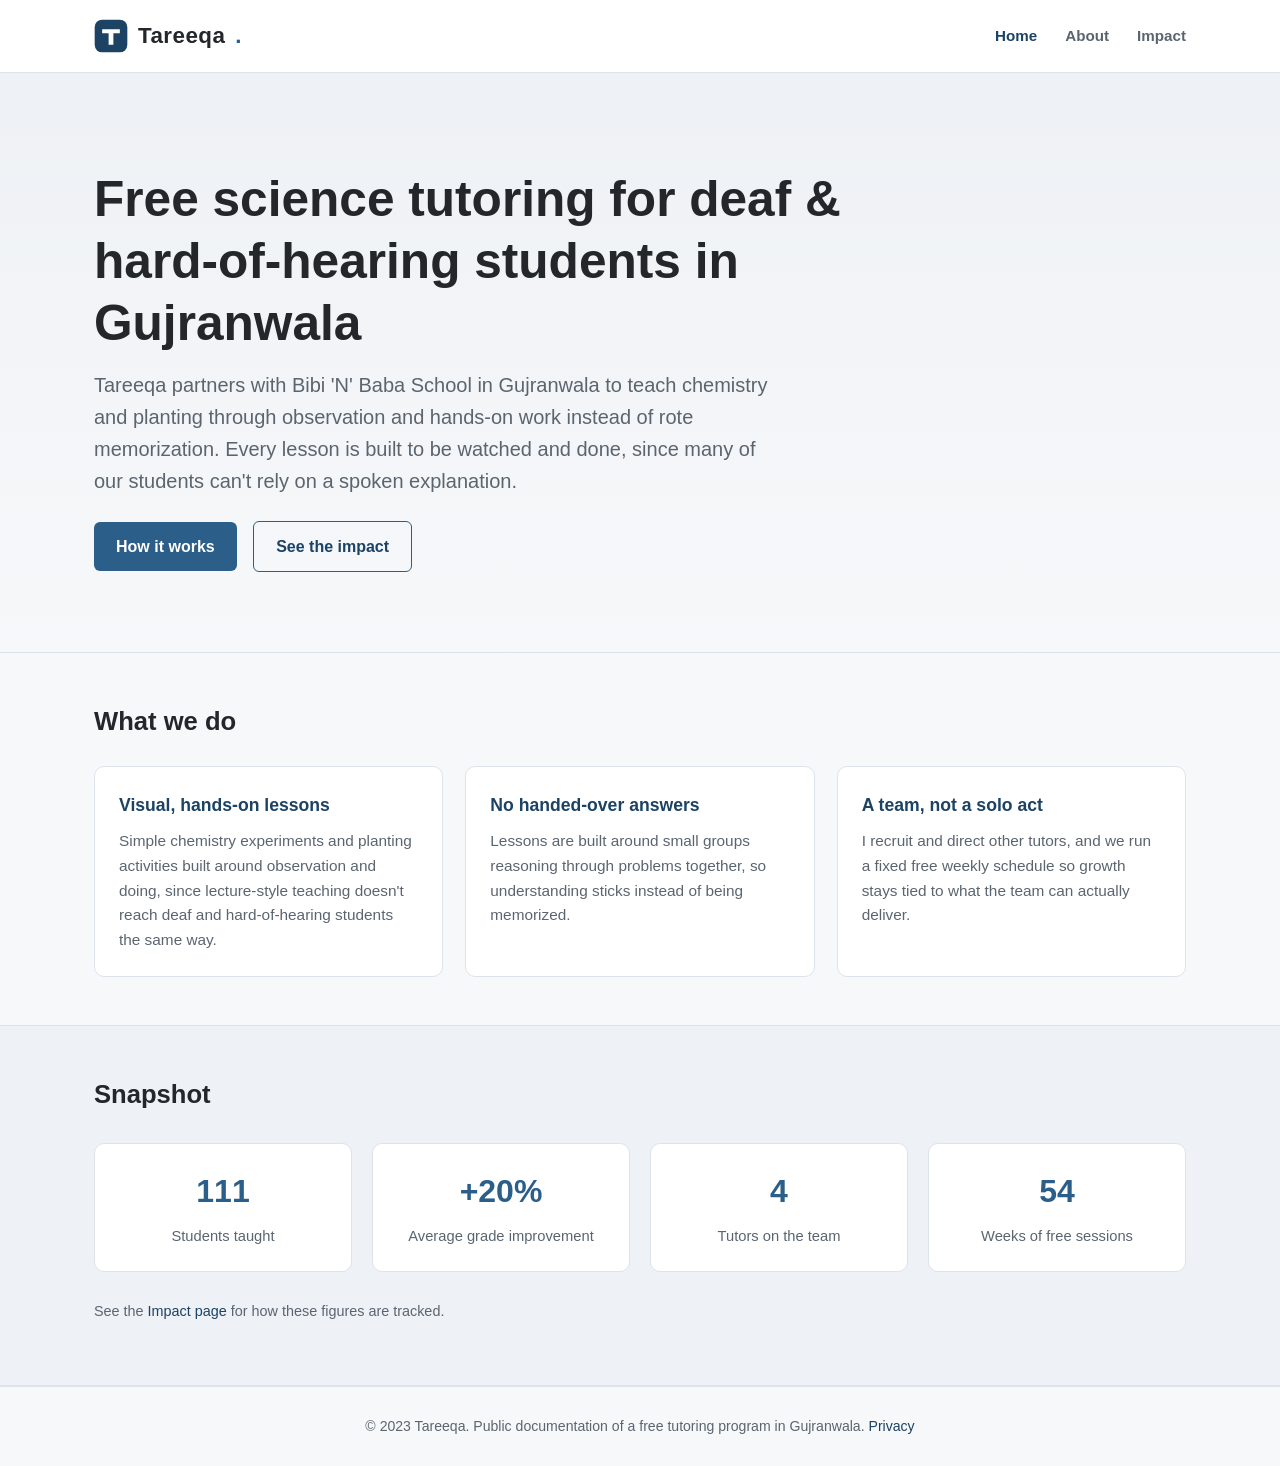
<file: index.html>
<!DOCTYPE html>
<html lang="en">
<head>
<meta charset="UTF-8">
<meta name="viewport" content="width=device-width, initial-scale=1.0">
<title>Tareeqa | Free Science Tutoring for Deaf Students</title>
<meta name="description" content="Tareeqa is a free science tutoring program for deaf and hard-of-hearing students in Gujranwala, teaching chemistry and planting through visual, hands-on lessons.">
<link rel="canonical" href="https://tareeqa.site/">
<link rel="stylesheet" href="/css/style.css?v=2">
<link rel="icon" type="image/svg+xml" href="/assets/logo.svg">

<meta property="og:type" content="website">
<meta property="og:title" content="Tareeqa | Free Science Tutoring for Deaf Students">
<meta property="og:description" content="Free science tutoring program for deaf and hard-of-hearing students in Gujranwala, teaching chemistry and planting through visual, hands-on lessons.">
<meta property="og:url" content="https://tareeqa.site/">
<meta property="og:image" content="https://tareeqa.site/assets/og-image.png">
<meta name="twitter:card" content="summary_large_image">

<script type="application/ld+json">
{
  "@context": "https://schema.org",
  "@type": "EducationalOrganization",
  "name": "Tareeqa",
  "url": "https://tareeqa.site/",
  "logo": "https://tareeqa.site/assets/logo.svg",
  "description": "Free science tutoring program for deaf and hard-of-hearing students in Gujranwala, Pakistan, teaching chemistry and planting through visual, hands-on lessons.",
  "founder": {
    "@type": "Person",
    "name": "Waleed Ahmed Syed"
  },
  "foundingDate": "2023-06",
  "address": {
    "@type": "PostalAddress",
    "addressLocality": "Gujranwala",
    "addressCountry": "PK"
  }
}
</script>
</head>
<body>

<header class="site-header">
  <nav class="nav">
    <div class="brand"><img src="/assets/logo.svg" alt="Tareeqa logo">Tareeqa<span>.</span></div>
    <div class="nav-links">
      <a href="/" class="active">Home</a>
      <a href="/about/">About</a>
      <a href="/impact/">Impact</a>
    </div>
  </nav>
</header>

<section class="hero">
  <div class="wrap">
    <h1>Free science tutoring for deaf &amp; hard-of-hearing students in Gujranwala</h1>
    <p class="lede">Tareeqa partners with Bibi 'N' Baba School in Gujranwala to teach chemistry and planting through observation and hands-on work instead of rote memorization. Every lesson is built to be watched and done, since many of our students can't rely on a spoken explanation.</p>
    <div class="hero-actions">
      <a href="/about/">How it works</a>
      <a href="/impact/" class="secondary">See the impact</a>
    </div>
  </div>
</section>

<section>
  <div class="wrap">
    <h2>What we do</h2>
    <div class="card-grid">
      <div class="card">
        <h3>Visual, hands-on lessons</h3>
        <p>Simple chemistry experiments and planting activities built around observation and doing, since lecture-style teaching doesn't reach deaf and hard-of-hearing students the same way.</p>
      </div>
      <div class="card">
        <h3>No handed-over answers</h3>
        <p>Lessons are built around small groups reasoning through problems together, so understanding sticks instead of being memorized.</p>
      </div>
      <div class="card">
        <h3>A team, not a solo act</h3>
        <p>I recruit and direct other tutors, and we run a fixed free weekly schedule so growth stays tied to what the team can actually deliver.</p>
      </div>
    </div>
  </div>
</section>

<section class="alt">
  <div class="wrap">
    <h2>Snapshot</h2>
    <div class="stats">
      <div class="stat-card">
        <span class="num">111</span>
        <span class="label">Students taught</span>
      </div>
      <div class="stat-card">
        <span class="num">+20%</span>
        <span class="label">Average grade improvement</span>
      </div>
      <div class="stat-card">
        <span class="num">4</span>
        <span class="label">Tutors on the team</span>
      </div>
      <div class="stat-card">
        <span class="num">54</span>
        <span class="label">Weeks of free sessions</span>
      </div>
    </div>
    <p style="color:var(--ink-soft); font-size:0.9rem;">See the <a href="/impact/">Impact page</a> for how these figures are tracked.</p>
  </div>
</section>

<footer class="site-footer">
  <div class="wrap">
    &copy; 2023 Tareeqa. Public documentation of a free tutoring program in Gujranwala. <a href="/privacy/">Privacy</a>
  </div>
</footer>

</body>
</html>
</file>
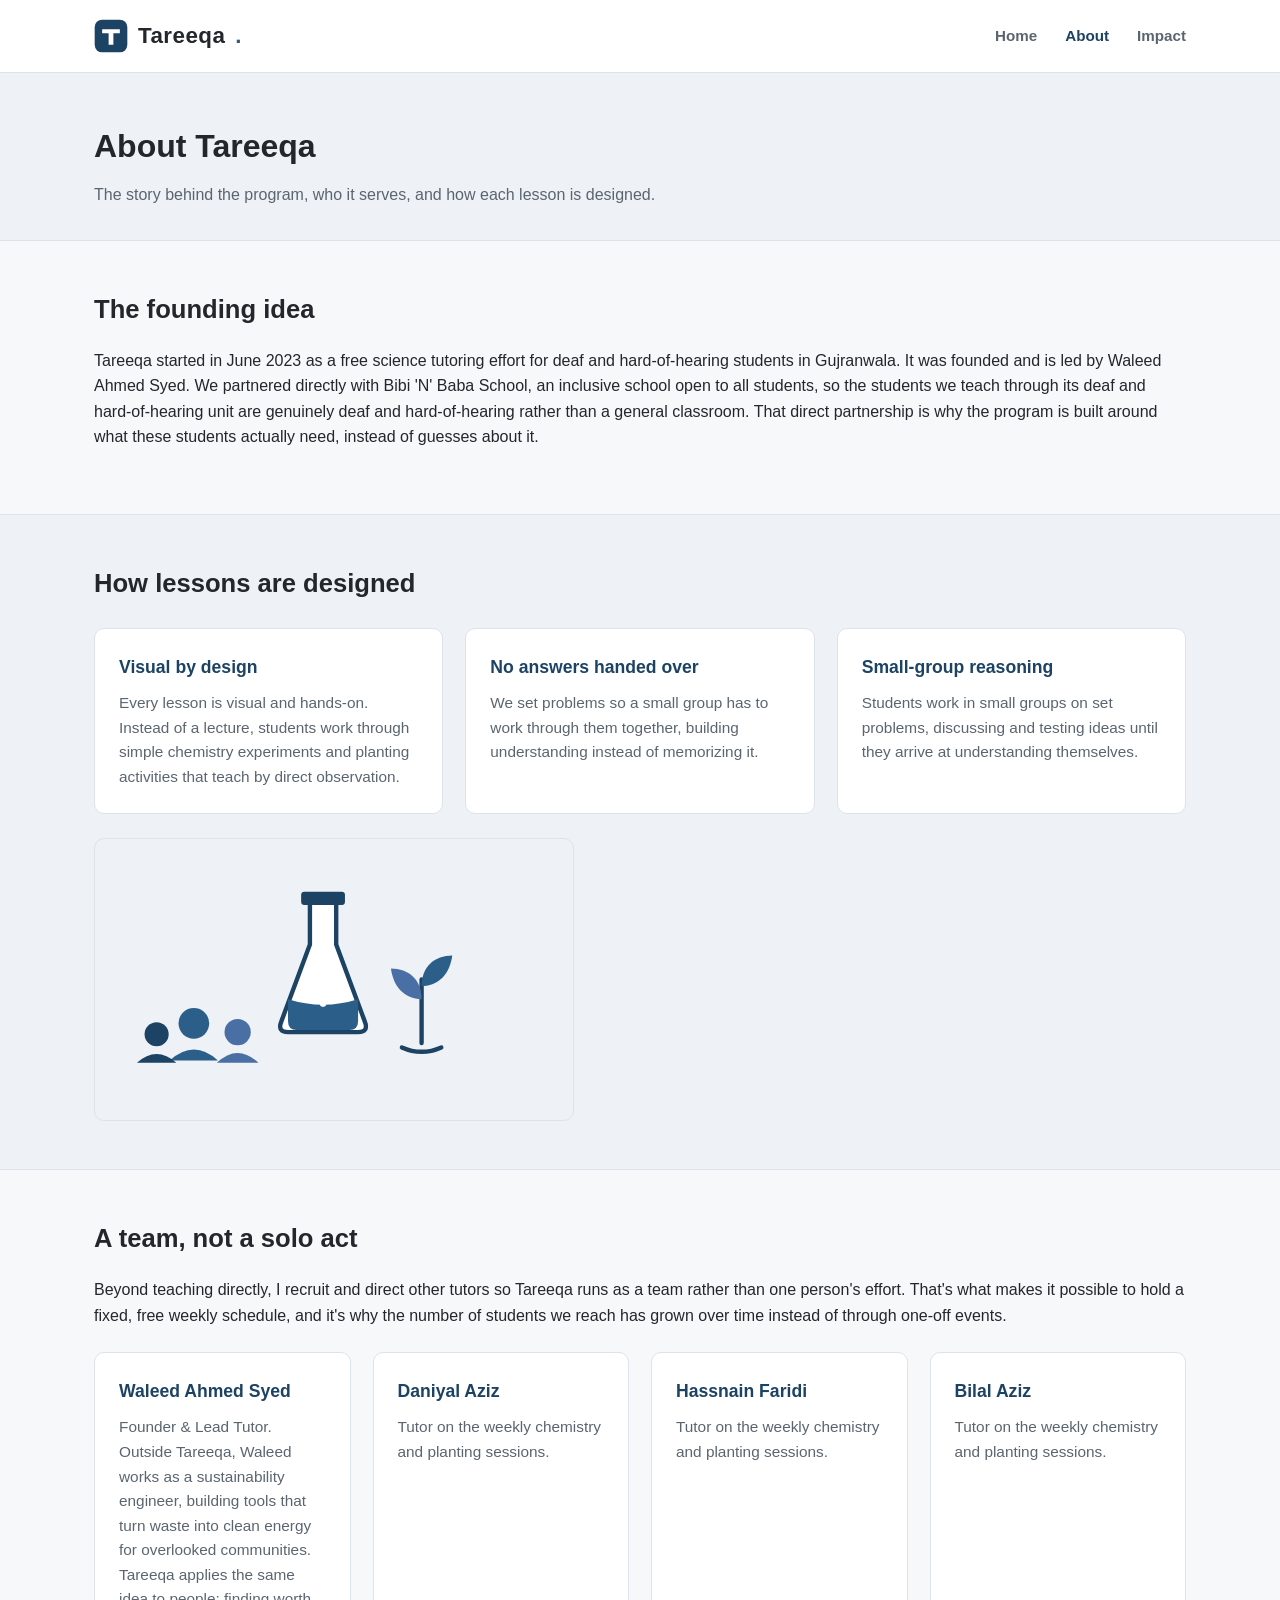
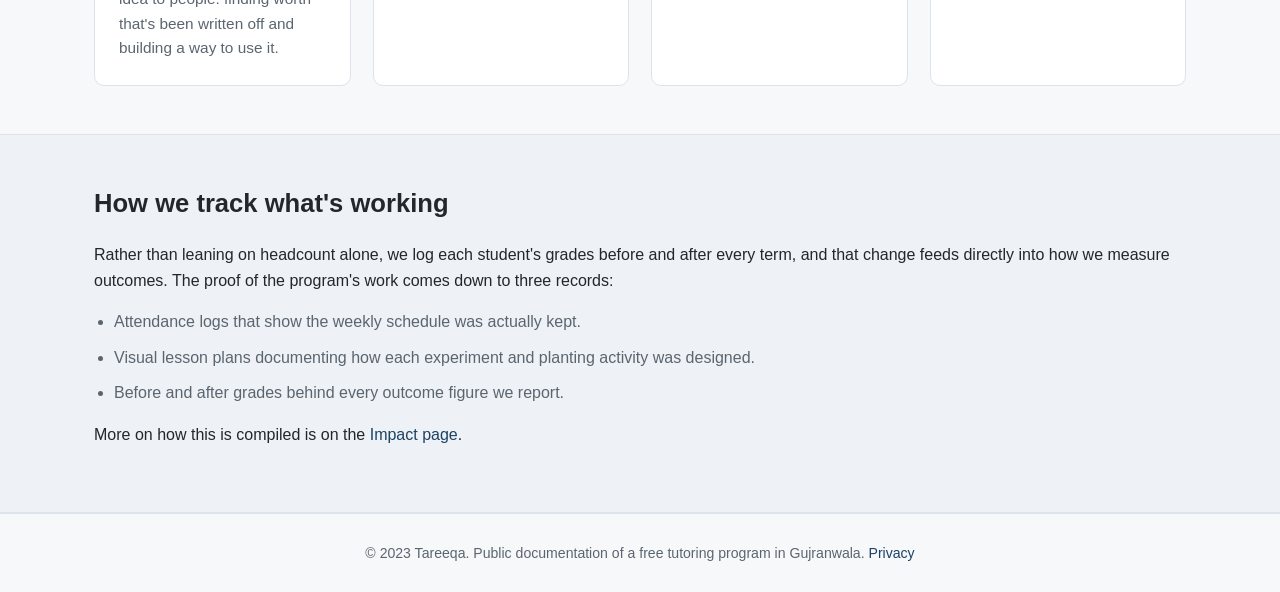
<file: about/index.html>
<!DOCTYPE html>
<html lang="en">
<head>
<meta charset="UTF-8">
<meta name="viewport" content="width=device-width, initial-scale=1.0">
<title>About | Tareeqa</title>
<meta name="description" content="How Tareeqa works: partnering with Bibi 'N' Baba School, designing visual hands-on chemistry and planting lessons, and running the program as a team of tutors.">
<link rel="canonical" href="https://tareeqa.site/about/">
<link rel="stylesheet" href="/css/style.css?v=2">
<link rel="icon" type="image/svg+xml" href="/assets/logo.svg">

<meta property="og:type" content="website">
<meta property="og:title" content="About | Tareeqa">
<meta property="og:description" content="How Tareeqa works: partnering with Bibi 'N' Baba School, designing visual hands-on chemistry and planting lessons, and running the program as a team of tutors.">
<meta property="og:url" content="https://tareeqa.site/about/">
<meta property="og:image" content="https://tareeqa.site/assets/og-image.png">
<meta name="twitter:card" content="summary_large_image">

<script type="application/ld+json">
{
  "@context": "https://schema.org",
  "@type": "EducationalOrganization",
  "name": "Tareeqa",
  "url": "https://tareeqa.site/",
  "logo": "https://tareeqa.site/assets/logo.svg",
  "description": "Free science tutoring program for deaf and hard-of-hearing students in Gujranwala, Pakistan, teaching chemistry and planting through visual, hands-on lessons.",
  "founder": {
    "@type": "Person",
    "name": "Waleed Ahmed Syed"
  },
  "foundingDate": "2023-06",
  "address": {
    "@type": "PostalAddress",
    "addressLocality": "Gujranwala",
    "addressCountry": "PK"
  }
}
</script>
</head>
<body>

<header class="site-header">
  <nav class="nav">
    <div class="brand"><img src="/assets/logo.svg" alt="Tareeqa logo">Tareeqa<span>.</span></div>
    <div class="nav-links">
      <a href="/">Home</a>
      <a href="/about/" class="active">About</a>
      <a href="/impact/">Impact</a>
    </div>
  </nav>
</header>

<div class="page-header">
  <div class="wrap">
    <h1>About Tareeqa</h1>
    <p>The story behind the program, who it serves, and how each lesson is designed.</p>
  </div>
</div>

<section>
  <div class="wrap">
    <h2>The founding idea</h2>
    <p>Tareeqa started in June 2023 as a free science tutoring effort for deaf and hard-of-hearing students in Gujranwala. It was founded and is led by Waleed Ahmed Syed. We partnered directly with Bibi 'N' Baba School, an inclusive school open to all students, so the students we teach through its deaf and hard-of-hearing unit are genuinely deaf and hard-of-hearing rather than a general classroom. That direct partnership is why the program is built around what these students actually need, instead of guesses about it.</p>
  </div>
</section>

<section class="alt">
  <div class="wrap">
    <h2>How lessons are designed</h2>
    <div class="card-grid">
      <div class="card">
        <h3>Visual by design</h3>
        <p>Every lesson is visual and hands-on. Instead of a lecture, students work through simple chemistry experiments and planting activities that teach by direct observation.</p>
      </div>
      <div class="card">
        <h3>No answers handed over</h3>
        <p>We set problems so a small group has to work through them together, building understanding instead of memorizing it.</p>
      </div>
      <div class="card">
        <h3>Small-group reasoning</h3>
        <p>Students work in small groups on set problems, discussing and testing ideas until they arrive at understanding themselves.</p>
      </div>
    </div>
    <div class="illustration-box" style="margin-top:24px;">
      <img src="/assets/lesson-illustration.svg" alt="Illustration of a hands-on chemistry and planting lesson">
    </div>
  </div>
</section>

<section>
  <div class="wrap">
    <h2>A team, not a solo act</h2>
    <p>Beyond teaching directly, I recruit and direct other tutors so Tareeqa runs as a team rather than one person's effort. That's what makes it possible to hold a fixed, free weekly schedule, and it's why the number of students we reach has grown over time instead of through one-off events.</p>
    <div class="card-grid" style="margin-top:24px;">
      <div class="card">
        <h3>Waleed Ahmed Syed</h3>
        <p>Founder &amp; Lead Tutor. Outside Tareeqa, Waleed works as a sustainability engineer, building tools that turn waste into clean energy for overlooked communities. Tareeqa applies the same idea to people: finding worth that's been written off and building a way to use it.</p>
      </div>
      <div class="card">
        <h3>Daniyal Aziz</h3>
        <p>Tutor on the weekly chemistry and planting sessions.</p>
      </div>
      <div class="card">
        <h3>Hassnain Faridi</h3>
        <p>Tutor on the weekly chemistry and planting sessions.</p>
      </div>
      <div class="card">
        <h3>Bilal Aziz</h3>
        <p>Tutor on the weekly chemistry and planting sessions.</p>
      </div>
    </div>
  </div>
</section>

<section class="alt">
  <div class="wrap">
    <h2>How we track what's working</h2>
    <p>Rather than leaning on headcount alone, we log each student's grades before and after every term, and that change feeds directly into how we measure outcomes. The proof of the program's work comes down to three records:</p>
    <ul class="plain-list">
      <li>Attendance logs that show the weekly schedule was actually kept.</li>
      <li>Visual lesson plans documenting how each experiment and planting activity was designed.</li>
      <li>Before and after grades behind every outcome figure we report.</li>
    </ul>
    <p>More on how this is compiled is on the <a href="/impact/">Impact page</a>.</p>
  </div>
</section>

<footer class="site-footer">
  <div class="wrap">
    &copy; 2023 Tareeqa. Public documentation of a free tutoring program in Gujranwala. <a href="/privacy/">Privacy</a>
  </div>
</footer>

</body>
</html>
</file>
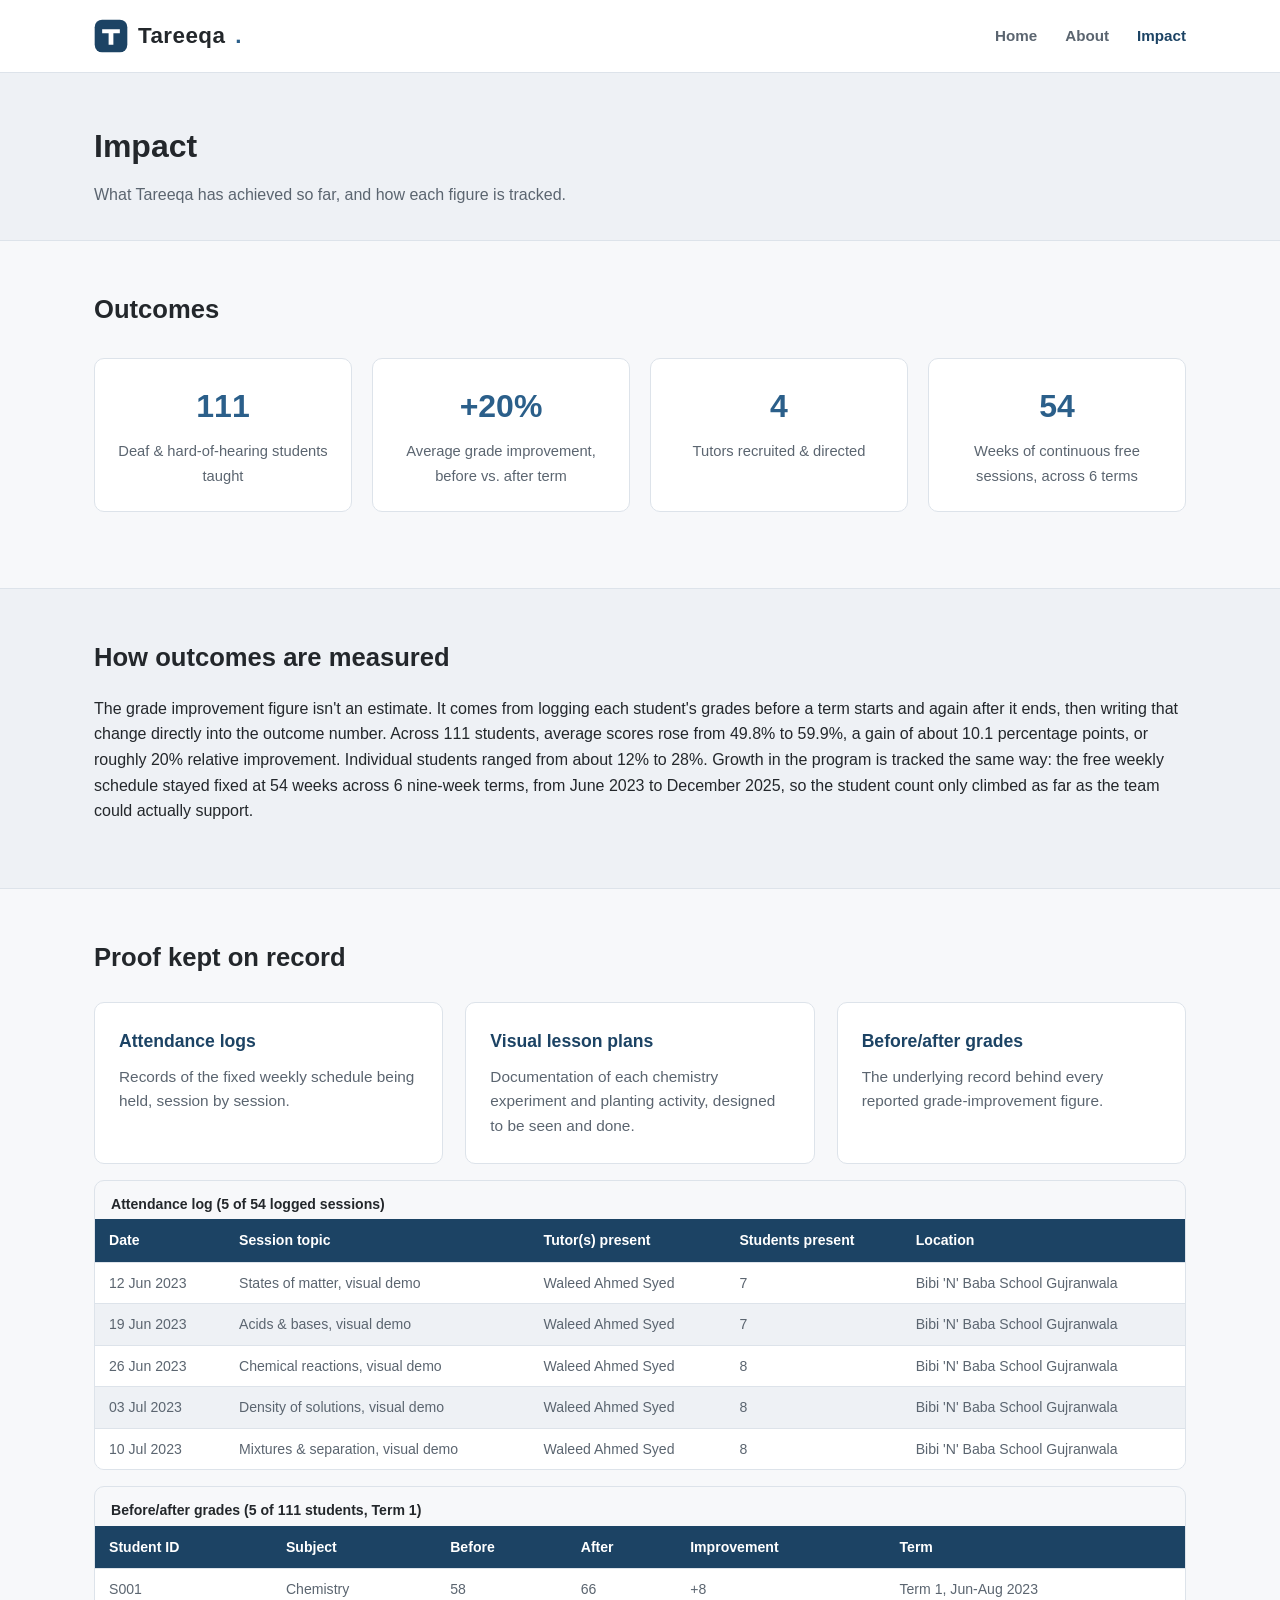
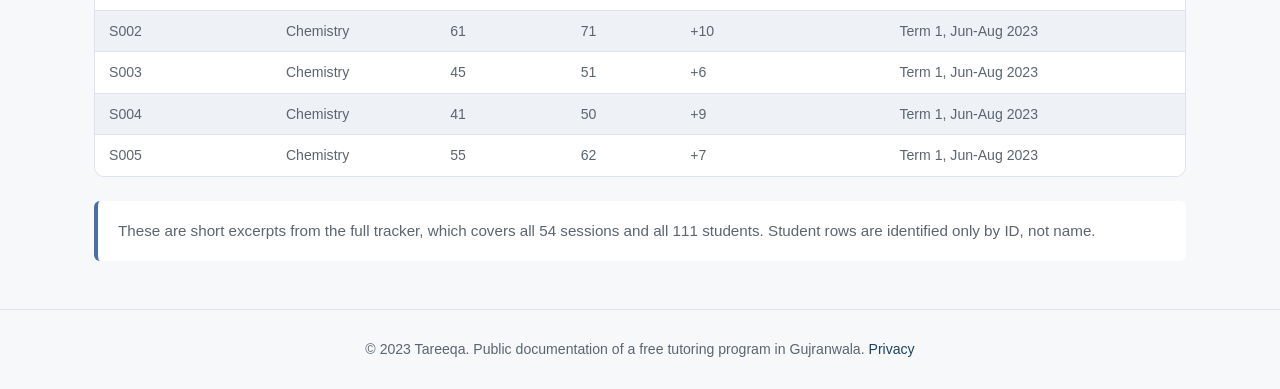
<file: impact/index.html>
<!DOCTYPE html>
<html lang="en">
<head>
<meta charset="UTF-8">
<meta name="viewport" content="width=device-width, initial-scale=1.0">
<title>Impact | Tareeqa</title>
<meta name="description" content="Tareeqa's tracked outcomes: students taught, grade improvement, and the attendance and lesson records kept as proof.">
<link rel="canonical" href="https://tareeqa.site/impact/">
<link rel="stylesheet" href="/css/style.css?v=2">
<link rel="icon" type="image/svg+xml" href="/assets/logo.svg">

<meta property="og:type" content="website">
<meta property="og:title" content="Impact | Tareeqa">
<meta property="og:description" content="Tareeqa's tracked outcomes: students taught, grade improvement, and the attendance and lesson records kept as proof.">
<meta property="og:url" content="https://tareeqa.site/impact/">
<meta property="og:image" content="https://tareeqa.site/assets/og-image.png">
<meta name="twitter:card" content="summary_large_image">

<script type="application/ld+json">
{
  "@context": "https://schema.org",
  "@type": "EducationalOrganization",
  "name": "Tareeqa",
  "url": "https://tareeqa.site/",
  "logo": "https://tareeqa.site/assets/logo.svg",
  "description": "Free science tutoring program for deaf and hard-of-hearing students in Gujranwala, Pakistan, teaching chemistry and planting through visual, hands-on lessons.",
  "founder": {
    "@type": "Person",
    "name": "Waleed Ahmed Syed"
  },
  "foundingDate": "2023-06",
  "address": {
    "@type": "PostalAddress",
    "addressLocality": "Gujranwala",
    "addressCountry": "PK"
  }
}
</script>
</head>
<body>

<header class="site-header">
  <nav class="nav">
    <div class="brand"><img src="/assets/logo.svg" alt="Tareeqa logo">Tareeqa<span>.</span></div>
    <div class="nav-links">
      <a href="/">Home</a>
      <a href="/about/">About</a>
      <a href="/impact/" class="active">Impact</a>
    </div>
  </nav>
</header>

<div class="page-header">
  <div class="wrap">
    <h1>Impact</h1>
    <p>What Tareeqa has achieved so far, and how each figure is tracked.</p>
  </div>
</div>

<section>
  <div class="wrap">
    <h2>Outcomes</h2>
    <div class="stats">
      <div class="stat-card">
        <span class="num">111</span>
        <span class="label">Deaf &amp; hard-of-hearing students taught</span>
      </div>
      <div class="stat-card">
        <span class="num">+20%</span>
        <span class="label">Average grade improvement, before vs. after term</span>
      </div>
      <div class="stat-card">
        <span class="num">4</span>
        <span class="label">Tutors recruited &amp; directed</span>
      </div>
      <div class="stat-card">
        <span class="num">54</span>
        <span class="label">Weeks of continuous free sessions, across 6 terms</span>
      </div>
    </div>
  </div>
</section>

<section class="alt">
  <div class="wrap">
    <h2>How outcomes are measured</h2>
    <p>The grade improvement figure isn't an estimate. It comes from logging each student's grades before a term starts and again after it ends, then writing that change directly into the outcome number. Across 111 students, average scores rose from 49.8% to 59.9%, a gain of about 10.1 percentage points, or roughly 20% relative improvement. Individual students ranged from about 12% to 28%. Growth in the program is tracked the same way: the free weekly schedule stayed fixed at 54 weeks across 6 nine-week terms, from June 2023 to December 2025, so the student count only climbed as far as the team could actually support.</p>
  </div>
</section>

<section>
  <div class="wrap">
    <h2>Proof kept on record</h2>
    <div class="card-grid">
      <div class="card">
        <h3>Attendance logs</h3>
        <p>Records of the fixed weekly schedule being held, session by session.</p>
      </div>
      <div class="card">
        <h3>Visual lesson plans</h3>
        <p>Documentation of each chemistry experiment and planting activity, designed to be seen and done.</p>
      </div>
      <div class="card">
        <h3>Before/after grades</h3>
        <p>The underlying record behind every reported grade-improvement figure.</p>
      </div>
    </div>
    <div class="table-wrap">
      <table class="data-table">
        <caption>Attendance log (5 of 54 logged sessions)</caption>
        <thead>
          <tr>
            <th>Date</th>
            <th>Session topic</th>
            <th>Tutor(s) present</th>
            <th>Students present</th>
            <th>Location</th>
          </tr>
        </thead>
        <tbody>
          <tr>
            <td>12 Jun 2023</td>
            <td>States of matter, visual demo</td>
            <td>Waleed Ahmed Syed</td>
            <td>7</td>
            <td>Bibi 'N' Baba School Gujranwala</td>
          </tr>
          <tr>
            <td>19 Jun 2023</td>
            <td>Acids &amp; bases, visual demo</td>
            <td>Waleed Ahmed Syed</td>
            <td>7</td>
            <td>Bibi 'N' Baba School Gujranwala</td>
          </tr>
          <tr>
            <td>26 Jun 2023</td>
            <td>Chemical reactions, visual demo</td>
            <td>Waleed Ahmed Syed</td>
            <td>8</td>
            <td>Bibi 'N' Baba School Gujranwala</td>
          </tr>
          <tr>
            <td>03 Jul 2023</td>
            <td>Density of solutions, visual demo</td>
            <td>Waleed Ahmed Syed</td>
            <td>8</td>
            <td>Bibi 'N' Baba School Gujranwala</td>
          </tr>
          <tr>
            <td>10 Jul 2023</td>
            <td>Mixtures &amp; separation, visual demo</td>
            <td>Waleed Ahmed Syed</td>
            <td>8</td>
            <td>Bibi 'N' Baba School Gujranwala</td>
          </tr>
        </tbody>
      </table>
    </div>

    <div class="table-wrap">
      <table class="data-table">
        <caption>Before/after grades (5 of 111 students, Term 1)</caption>
        <thead>
          <tr>
            <th>Student ID</th>
            <th>Subject</th>
            <th>Before</th>
            <th>After</th>
            <th>Improvement</th>
            <th>Term</th>
          </tr>
        </thead>
        <tbody>
          <tr>
            <td>S001</td>
            <td>Chemistry</td>
            <td>58</td>
            <td>66</td>
            <td>+8</td>
            <td>Term 1, Jun-Aug 2023</td>
          </tr>
          <tr>
            <td>S002</td>
            <td>Chemistry</td>
            <td>61</td>
            <td>71</td>
            <td>+10</td>
            <td>Term 1, Jun-Aug 2023</td>
          </tr>
          <tr>
            <td>S003</td>
            <td>Chemistry</td>
            <td>45</td>
            <td>51</td>
            <td>+6</td>
            <td>Term 1, Jun-Aug 2023</td>
          </tr>
          <tr>
            <td>S004</td>
            <td>Chemistry</td>
            <td>41</td>
            <td>50</td>
            <td>+9</td>
            <td>Term 1, Jun-Aug 2023</td>
          </tr>
          <tr>
            <td>S005</td>
            <td>Chemistry</td>
            <td>55</td>
            <td>62</td>
            <td>+7</td>
            <td>Term 1, Jun-Aug 2023</td>
          </tr>
        </tbody>
      </table>
    </div>

    <div class="proof-note">
      These are short excerpts from the full tracker, which covers all 54 sessions and all 111 students. Student rows are identified only by ID, not name.
    </div>
  </div>
</section>

<footer class="site-footer">
  <div class="wrap">
    &copy; 2023 Tareeqa. Public documentation of a free tutoring program in Gujranwala. <a href="/privacy/">Privacy</a>
  </div>
</footer>

</body>
</html>
</file>
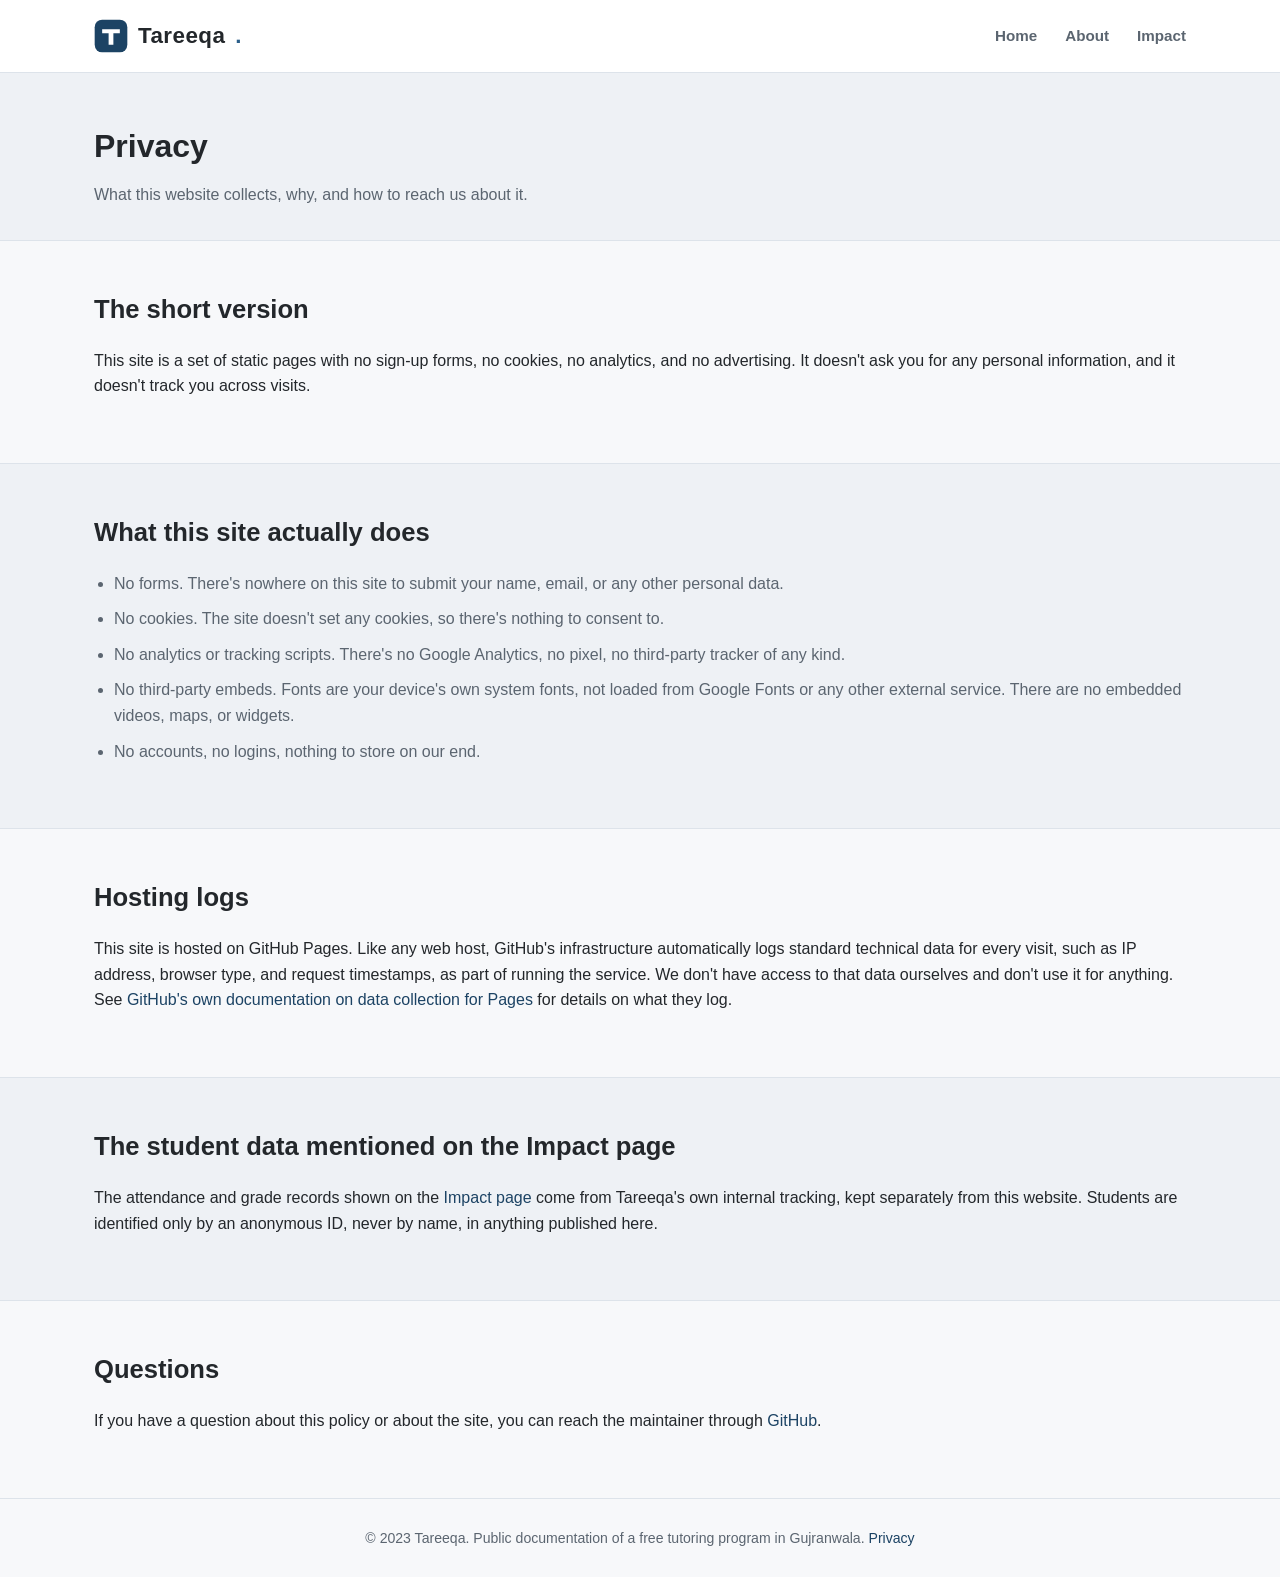
<file: privacy/index.html>
<!DOCTYPE html>
<html lang="en">
<head>
<meta charset="UTF-8">
<meta name="viewport" content="width=device-width, initial-scale=1.0">
<title>Privacy | Tareeqa</title>
<meta name="description" content="Tareeqa's privacy policy: what this website collects, why, and how to get in touch about it.">
<link rel="canonical" href="https://tareeqa.site/privacy/">
<link rel="stylesheet" href="/css/style.css?v=2">
<link rel="icon" type="image/svg+xml" href="/assets/logo.svg">

<meta property="og:type" content="website">
<meta property="og:title" content="Privacy | Tareeqa">
<meta property="og:description" content="Tareeqa's privacy policy: what this website collects, why, and how to get in touch about it.">
<meta property="og:url" content="https://tareeqa.site/privacy/">
<meta property="og:image" content="https://tareeqa.site/assets/og-image.png">
<meta name="twitter:card" content="summary_large_image">
</head>
<body>

<header class="site-header">
  <nav class="nav">
    <div class="brand"><img src="/assets/logo.svg" alt="Tareeqa logo">Tareeqa<span>.</span></div>
    <div class="nav-links">
      <a href="/">Home</a>
      <a href="/about/">About</a>
      <a href="/impact/">Impact</a>
    </div>
  </nav>
</header>

<div class="page-header">
  <div class="wrap">
    <h1>Privacy</h1>
    <p>What this website collects, why, and how to reach us about it.</p>
  </div>
</div>

<section>
  <div class="wrap">
    <h2>The short version</h2>
    <p>This site is a set of static pages with no sign-up forms, no cookies, no analytics, and no advertising. It doesn't ask you for any personal information, and it doesn't track you across visits.</p>
  </div>
</section>

<section class="alt">
  <div class="wrap">
    <h2>What this site actually does</h2>
    <ul class="plain-list">
      <li>No forms. There's nowhere on this site to submit your name, email, or any other personal data.</li>
      <li>No cookies. The site doesn't set any cookies, so there's nothing to consent to.</li>
      <li>No analytics or tracking scripts. There's no Google Analytics, no pixel, no third-party tracker of any kind.</li>
      <li>No third-party embeds. Fonts are your device's own system fonts, not loaded from Google Fonts or any other external service. There are no embedded videos, maps, or widgets.</li>
      <li>No accounts, no logins, nothing to store on our end.</li>
    </ul>
  </div>
</section>

<section>
  <div class="wrap">
    <h2>Hosting logs</h2>
    <p>This site is hosted on GitHub Pages. Like any web host, GitHub's infrastructure automatically logs standard technical data for every visit, such as IP address, browser type, and request timestamps, as part of running the service. We don't have access to that data ourselves and don't use it for anything. See <a href="https://docs.github.com/en/pages/getting-started-with-github-pages/about-github-pages#data-collection">GitHub's own documentation on data collection for Pages</a> for details on what they log.</p>
  </div>
</section>

<section class="alt">
  <div class="wrap">
    <h2>The student data mentioned on the Impact page</h2>
    <p>The attendance and grade records shown on the <a href="/impact/">Impact page</a> come from Tareeqa's own internal tracking, kept separately from this website. Students are identified only by an anonymous ID, never by name, in anything published here.</p>
  </div>
</section>

<section>
  <div class="wrap">
    <h2>Questions</h2>
    <p>If you have a question about this policy or about the site, you can reach the maintainer through <a href="https://github.com/waleedsdevarc" target="_blank" rel="noopener">GitHub</a>.</p>
  </div>
</section>

<footer class="site-footer">
  <div class="wrap">
    &copy; 2023 Tareeqa. Public documentation of a free tutoring program in Gujranwala. <a href="/privacy/">Privacy</a>
  </div>
</footer>

</body>
</html>
</file>
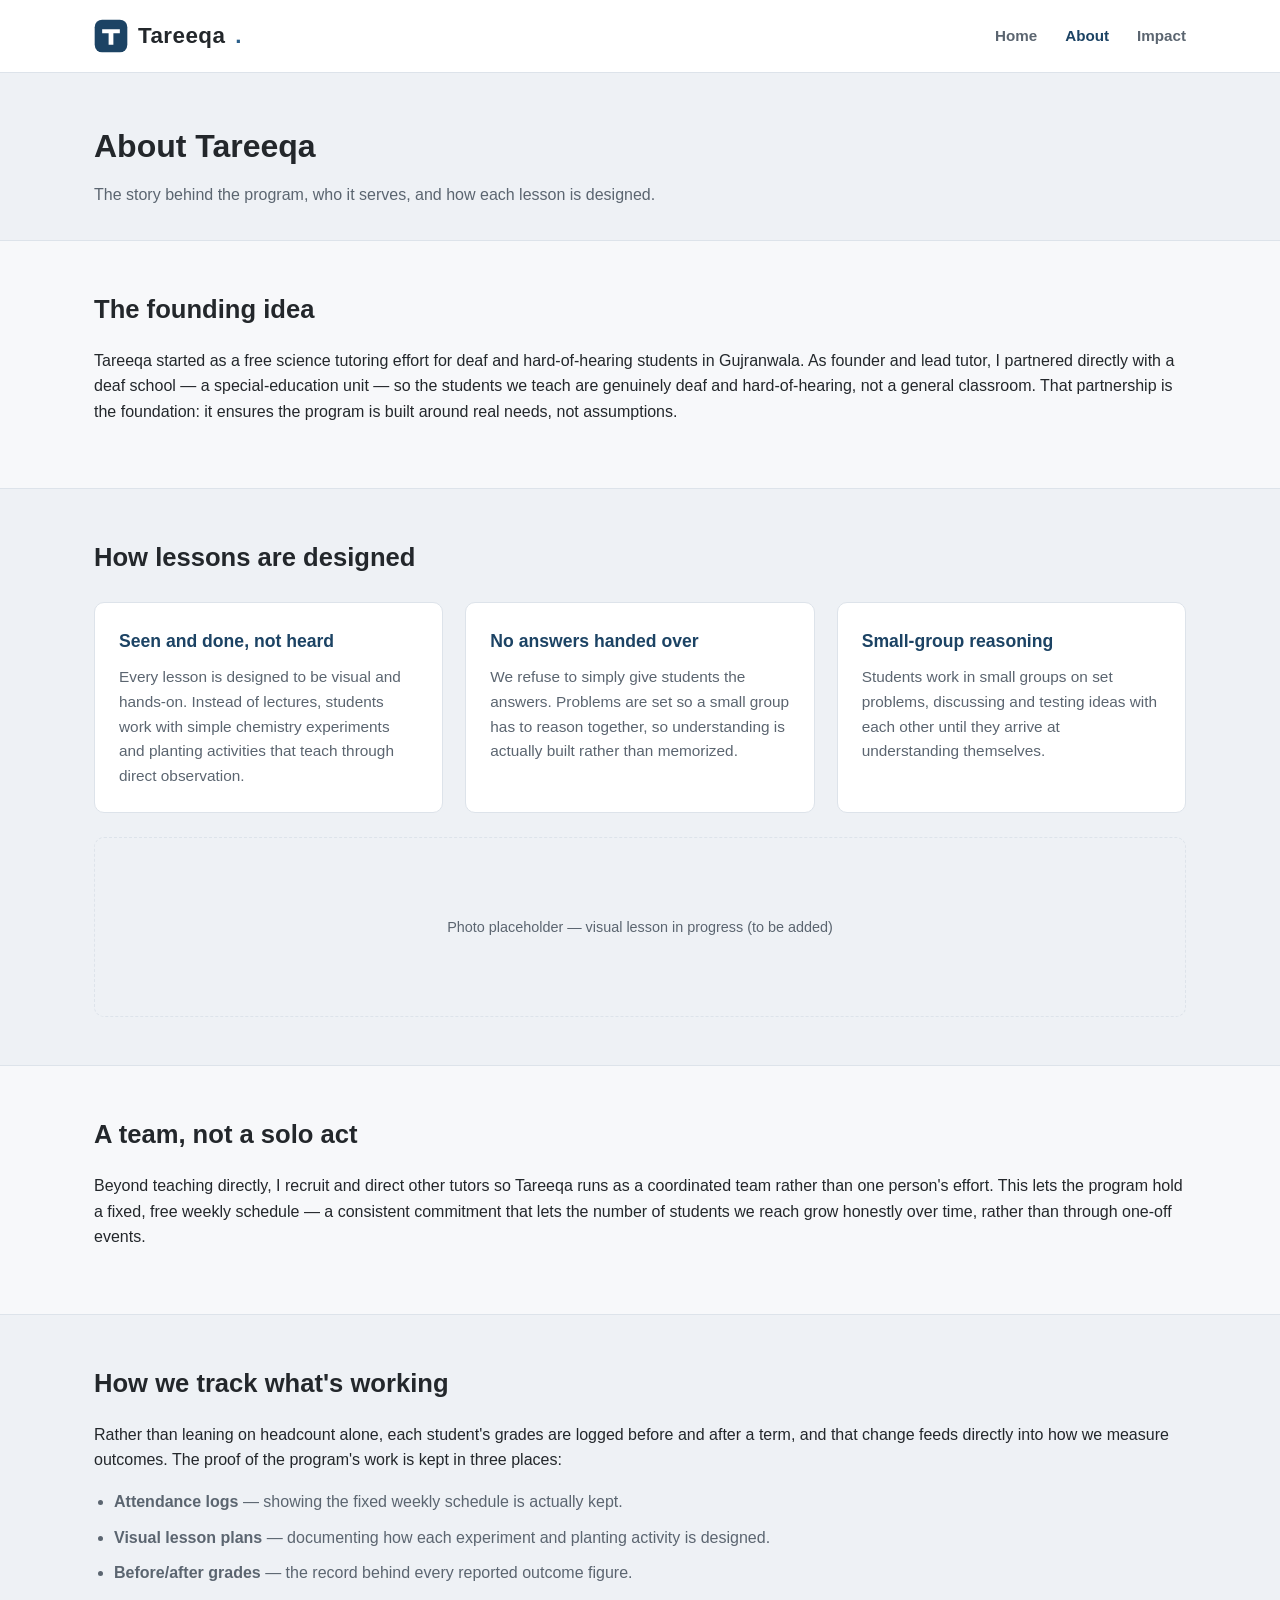
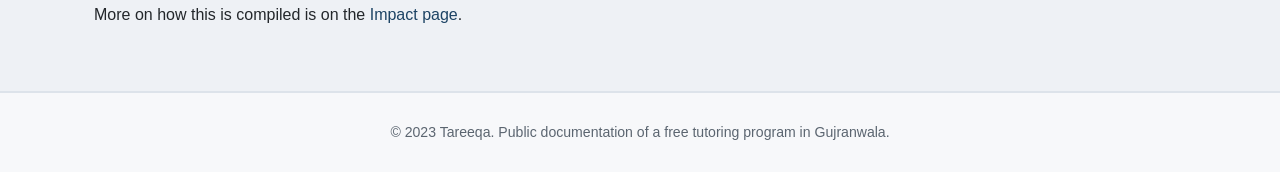
<file: about.html>
<!DOCTYPE html>
<html lang="en">
<head>
<meta charset="UTF-8">
<meta name="viewport" content="width=device-width, initial-scale=1.0">
<title>About — Tareeqa</title>
<meta name="description" content="How Tareeqa works: partnering with a deaf school, designing visual hands-on chemistry and planting lessons, and running the program as a team of tutors.">
<link rel="stylesheet" href="css/style.css">
<link rel="icon" type="image/svg+xml" href="assets/logo.svg">
</head>
<body>

<header class="site-header">
  <nav class="nav">
    <div class="brand"><img src="assets/logo.svg" alt="Tareeqa logo">Tareeqa<span>.</span></div>
    <div class="nav-links">
      <a href="index.html">Home</a>
      <a href="about.html" class="active">About</a>
      <a href="impact.html">Impact</a>
    </div>
  </nav>
</header>

<div class="page-header">
  <div class="wrap">
    <h1>About Tareeqa</h1>
    <p>The story behind the program, who it serves, and how each lesson is designed.</p>
  </div>
</div>

<section>
  <div class="wrap">
    <h2>The founding idea</h2>
    <p>Tareeqa started as a free science tutoring effort for deaf and hard-of-hearing students in Gujranwala. As founder and lead tutor, I partnered directly with a deaf school — a special-education unit — so the students we teach are genuinely deaf and hard-of-hearing, not a general classroom. That partnership is the foundation: it ensures the program is built around real needs, not assumptions.</p>
  </div>
</section>

<section class="alt">
  <div class="wrap">
    <h2>How lessons are designed</h2>
    <div class="card-grid">
      <div class="card">
        <h3>Seen and done, not heard</h3>
        <p>Every lesson is designed to be visual and hands-on. Instead of lectures, students work with simple chemistry experiments and planting activities that teach through direct observation.</p>
      </div>
      <div class="card">
        <h3>No answers handed over</h3>
        <p>We refuse to simply give students the answers. Problems are set so a small group has to reason together, so understanding is actually built rather than memorized.</p>
      </div>
      <div class="card">
        <h3>Small-group reasoning</h3>
        <p>Students work in small groups on set problems, discussing and testing ideas with each other until they arrive at understanding themselves.</p>
      </div>
    </div>
    <div class="img-placeholder" style="margin-top:24px;">
      Photo placeholder — visual lesson in progress (to be added)
    </div>
  </div>
</section>

<section>
  <div class="wrap">
    <h2>A team, not a solo act</h2>
    <p>Beyond teaching directly, I recruit and direct other tutors so Tareeqa runs as a coordinated team rather than one person's effort. This lets the program hold a fixed, free weekly schedule — a consistent commitment that lets the number of students we reach grow honestly over time, rather than through one-off events.</p>
  </div>
</section>

<section class="alt">
  <div class="wrap">
    <h2>How we track what's working</h2>
    <p>Rather than leaning on headcount alone, each student's grades are logged before and after a term, and that change feeds directly into how we measure outcomes. The proof of the program's work is kept in three places:</p>
    <ul class="plain-list">
      <li><strong>Attendance logs</strong> — showing the fixed weekly schedule is actually kept.</li>
      <li><strong>Visual lesson plans</strong> — documenting how each experiment and planting activity is designed.</li>
      <li><strong>Before/after grades</strong> — the record behind every reported outcome figure.</li>
    </ul>
    <p>More on how this is compiled is on the <a href="impact.html">Impact page</a>.</p>
  </div>
</section>

<footer class="site-footer">
  <div class="wrap">
    &copy; 2023 Tareeqa. Public documentation of a free tutoring program in Gujranwala.
  </div>
</footer>

</body>
</html>
</file>
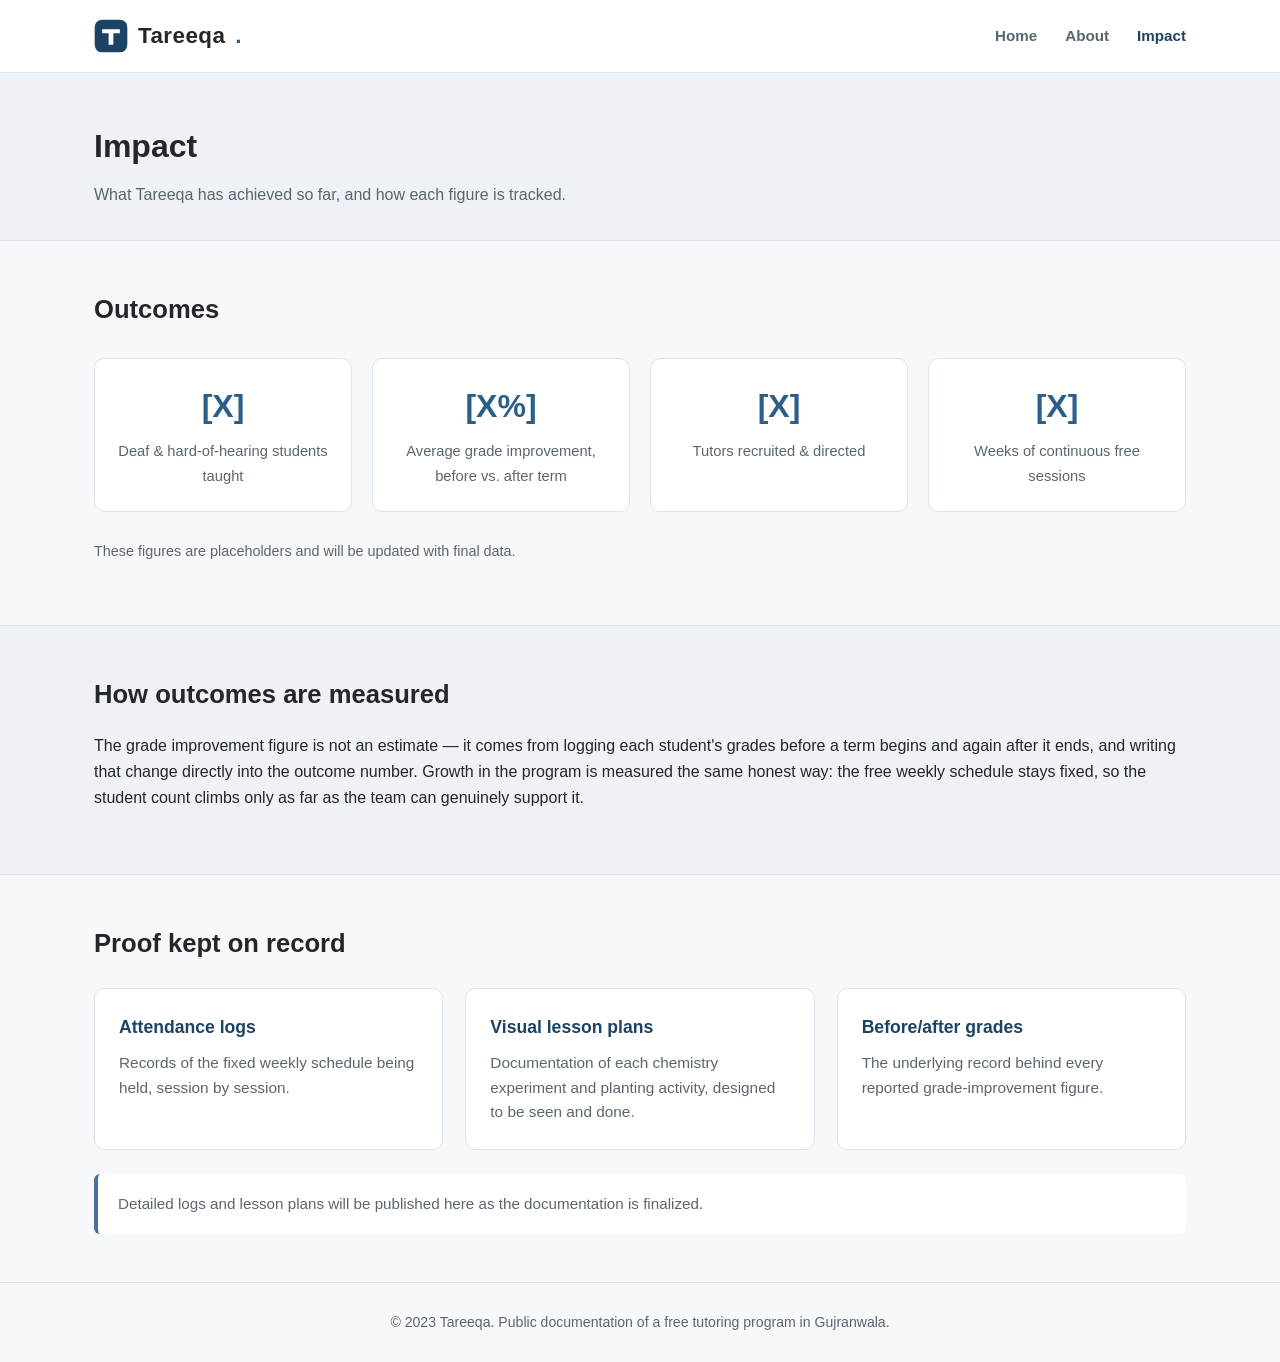
<file: impact.html>
<!DOCTYPE html>
<html lang="en">
<head>
<meta charset="UTF-8">
<meta name="viewport" content="width=device-width, initial-scale=1.0">
<title>Impact — Tareeqa</title>
<meta name="description" content="Tareeqa's tracked outcomes: students taught, grade improvement, and the attendance and lesson records kept as proof.">
<link rel="stylesheet" href="css/style.css">
<link rel="icon" type="image/svg+xml" href="assets/logo.svg">
</head>
<body>

<header class="site-header">
  <nav class="nav">
    <div class="brand"><img src="assets/logo.svg" alt="Tareeqa logo">Tareeqa<span>.</span></div>
    <div class="nav-links">
      <a href="index.html">Home</a>
      <a href="about.html">About</a>
      <a href="impact.html" class="active">Impact</a>
    </div>
  </nav>
</header>

<div class="page-header">
  <div class="wrap">
    <h1>Impact</h1>
    <p>What Tareeqa has achieved so far, and how each figure is tracked.</p>
  </div>
</div>

<section>
  <div class="wrap">
    <h2>Outcomes</h2>
    <div class="stats">
      <div class="stat-card">
        <span class="num">[X]</span>
        <span class="label">Deaf &amp; hard-of-hearing students taught</span>
      </div>
      <div class="stat-card">
        <span class="num">[X%]</span>
        <span class="label">Average grade improvement, before vs. after term</span>
      </div>
      <div class="stat-card">
        <span class="num">[X]</span>
        <span class="label">Tutors recruited &amp; directed</span>
      </div>
      <div class="stat-card">
        <span class="num">[X]</span>
        <span class="label">Weeks of continuous free sessions</span>
      </div>
    </div>
    <p style="color:var(--ink-soft); font-size:0.9rem;">These figures are placeholders and will be updated with final data.</p>
  </div>
</section>

<section class="alt">
  <div class="wrap">
    <h2>How outcomes are measured</h2>
    <p>The grade improvement figure is not an estimate — it comes from logging each student's grades before a term begins and again after it ends, and writing that change directly into the outcome number. Growth in the program is measured the same honest way: the free weekly schedule stays fixed, so the student count climbs only as far as the team can genuinely support it.</p>
  </div>
</section>

<section>
  <div class="wrap">
    <h2>Proof kept on record</h2>
    <div class="card-grid">
      <div class="card">
        <h3>Attendance logs</h3>
        <p>Records of the fixed weekly schedule being held, session by session.</p>
      </div>
      <div class="card">
        <h3>Visual lesson plans</h3>
        <p>Documentation of each chemistry experiment and planting activity, designed to be seen and done.</p>
      </div>
      <div class="card">
        <h3>Before/after grades</h3>
        <p>The underlying record behind every reported grade-improvement figure.</p>
      </div>
    </div>
    <div class="proof-note">
      Detailed logs and lesson plans will be published here as the documentation is finalized.
    </div>
  </div>
</section>

<footer class="site-footer">
  <div class="wrap">
    &copy; 2023 Tareeqa. Public documentation of a free tutoring program in Gujranwala.
  </div>
</footer>

</body>
</html>
</file>
<file: css/style.css>
/* Tareeqa shared styles */

:root {
  --cream: #f7f8fa;
  --cream-2: #eef1f5;
  --ink: #23272b;
  --ink-soft: #5b6570;
  --brand: #2b5f8a;      /* steel blue */
  --brand-dark: #1c4364; /* navy */
  --accent: #4a6fa5;     /* lighter blue */
  --border: #dde3ea;
  --white: #ffffff;
  --max-width: 1140px;
}

* {
  box-sizing: border-box;
}

html {
  scroll-behavior: smooth;
}

body {
  margin: 0;
  font-family: "Segoe UI", "Trebuchet MS", Tahoma, sans-serif;
  background: var(--cream);
  color: var(--ink);
  line-height: 1.6;
}

a {
  color: var(--brand-dark);
  text-decoration: none;
}

a:hover {
  text-decoration: underline;
}

img {
  max-width: 100%;
  display: block;
}

.wrap {
  max-width: var(--max-width);
  margin: 0 auto;
  padding: 0 24px;
}

/* Header / nav */

header.site-header {
  background: var(--white);
  border-bottom: 1px solid var(--border);
}

.nav {
  display: flex;
  align-items: center;
  justify-content: space-between;
  padding: 18px 24px;
  max-width: var(--max-width);
  margin: 0 auto;
}

.brand {
  display: flex;
  align-items: center;
  gap: 10px;
  font-size: 1.4rem;
  font-weight: 700;
  color: var(--ink);
  letter-spacing: 0.02em;
}

.brand img {
  width: 34px;
  height: 34px;
}

.brand span {
  color: var(--brand);
}

.nav-links {
  display: flex;
  gap: 28px;
}

.nav-links a {
  color: var(--ink-soft);
  font-weight: 600;
  font-size: 0.95rem;
}

.nav-links a.active,
.nav-links a:hover {
  color: var(--brand-dark);
  text-decoration: none;
}

/* Hero */

.hero {
  background: linear-gradient(180deg, var(--cream-2) 0%, var(--cream) 100%);
  padding: 80px 0 68px;
  border-bottom: 1px solid var(--border);
}

.hero h1 {
  font-size: 2.4rem;
  margin: 0 0 14px;
  line-height: 1.25;
  max-width: 760px;
}

.hero p.lede {
  font-size: 1.15rem;
  color: var(--ink-soft);
  max-width: 680px;
  margin: 0 0 24px;
}

@media (min-width: 900px) {
  .hero {
    padding: 96px 0 80px;
  }

  .hero h1 {
    font-size: 3.1rem;
  }

  .hero p.lede {
    font-size: 1.25rem;
  }

  section {
    padding: 72px 0;
  }

  .page-header {
    padding: 64px 0 44px;
  }

  .page-header h1 {
    font-size: 2.5rem;
  }

  h2 {
    font-size: 1.9rem;
  }
}

.hero-actions a {
  display: inline-block;
  background: var(--brand);
  color: var(--white);
  padding: 12px 22px;
  border-radius: 6px;
  font-weight: 600;
  margin-right: 12px;
}

.hero-actions a:hover {
  background: var(--brand-dark);
  text-decoration: none;
}

.hero-actions a.secondary {
  background: transparent;
  color: var(--brand-dark);
  border: 1.5px solid var(--brand);
}

.hero-actions a.secondary:hover {
  background: var(--cream-2);
}

/* Page header (non-home) */

.page-header {
  padding: 48px 0 32px;
  border-bottom: 1px solid var(--border);
  background: var(--cream-2);
}

.page-header h1 {
  margin: 0 0 10px;
  font-size: 2rem;
}

.page-header p {
  color: var(--ink-soft);
  max-width: 620px;
  margin: 0;
}

/* Sections */

section {
  padding: 48px 0;
}

section.alt {
  background: var(--cream-2);
  border-top: 1px solid var(--border);
  border-bottom: 1px solid var(--border);
}

h2 {
  font-size: 1.6rem;
  margin: 0 0 18px;
}

h2 .leaf {
  color: var(--accent);
}

/* Stats */

.stats {
  display: grid;
  grid-template-columns: repeat(auto-fit, minmax(160px, 1fr));
  gap: 20px;
  margin: 28px 0;
}

.stat-card {
  background: var(--white);
  border: 1px solid var(--border);
  border-radius: 10px;
  padding: 22px 18px;
  text-align: center;
}

.stat-card .num {
  font-size: 2rem;
  font-weight: 700;
  color: var(--brand);
  display: block;
  margin-bottom: 6px;
}

.stat-card .label {
  color: var(--ink-soft);
  font-size: 0.92rem;
}

/* Cards / grid */

.card-grid {
  display: grid;
  grid-template-columns: repeat(auto-fit, minmax(240px, 1fr));
  gap: 22px;
  margin-top: 24px;
}

.card {
  background: var(--white);
  border: 1px solid var(--border);
  border-radius: 10px;
  padding: 24px;
}

.card h3 {
  margin: 0 0 10px;
  color: var(--brand-dark);
  font-size: 1.1rem;
}

.card p {
  margin: 0;
  color: var(--ink-soft);
  font-size: 0.96rem;
}

/* Image placeholder */

.img-placeholder {
  background: var(--cream-2);
  border: 1.5px dashed var(--border);
  border-radius: 10px;
  min-height: 180px;
  display: flex;
  align-items: center;
  justify-content: center;
  color: var(--ink-soft);
  font-size: 0.9rem;
  text-align: center;
  padding: 20px;
}

.illustration-box {
  background: var(--cream-2);
  border: 1px solid var(--border);
  border-radius: 10px;
  padding: 20px;
  max-width: 480px;
}

.illustration-box img {
  width: 100%;
  height: auto;
}

/* Data table excerpts */

.table-wrap {
  overflow-x: auto;
  border: 1px solid var(--border);
  border-radius: 10px;
  margin-top: 16px;
}

table.data-table {
  width: 100%;
  border-collapse: collapse;
  font-size: 0.88rem;
  background: var(--white);
  white-space: nowrap;
}

table.data-table caption {
  text-align: left;
  font-weight: 600;
  color: var(--ink);
  padding: 12px 16px 4px;
}

table.data-table th {
  background: var(--brand-dark);
  color: var(--white);
  text-align: left;
  padding: 10px 14px;
  font-weight: 600;
}

table.data-table td {
  padding: 9px 14px;
  border-top: 1px solid var(--border);
  color: var(--ink-soft);
}

table.data-table tr:nth-child(even) td {
  background: var(--cream-2);
}

/* Timeline / list */

.plain-list {
  padding-left: 20px;
  color: var(--ink-soft);
}

.plain-list li {
  margin-bottom: 10px;
}

/* Proof note */

.proof-note {
  background: var(--white);
  border-left: 4px solid var(--accent);
  border-radius: 6px;
  padding: 18px 20px;
  color: var(--ink-soft);
  font-size: 0.95rem;
  margin-top: 24px;
}

/* Footer */

footer.site-footer {
  border-top: 1px solid var(--border);
  padding: 28px 0;
  text-align: center;
  color: var(--ink-soft);
  font-size: 0.88rem;
}

/* Responsive */

@media (max-width: 640px) {
  .nav {
    flex-direction: column;
    gap: 12px;
    align-items: flex-start;
  }

  .hero h1 {
    font-size: 1.9rem;
  }

  .hero-actions a {
    display: block;
    margin: 0 0 10px;
    text-align: center;
  }
}
</file>
